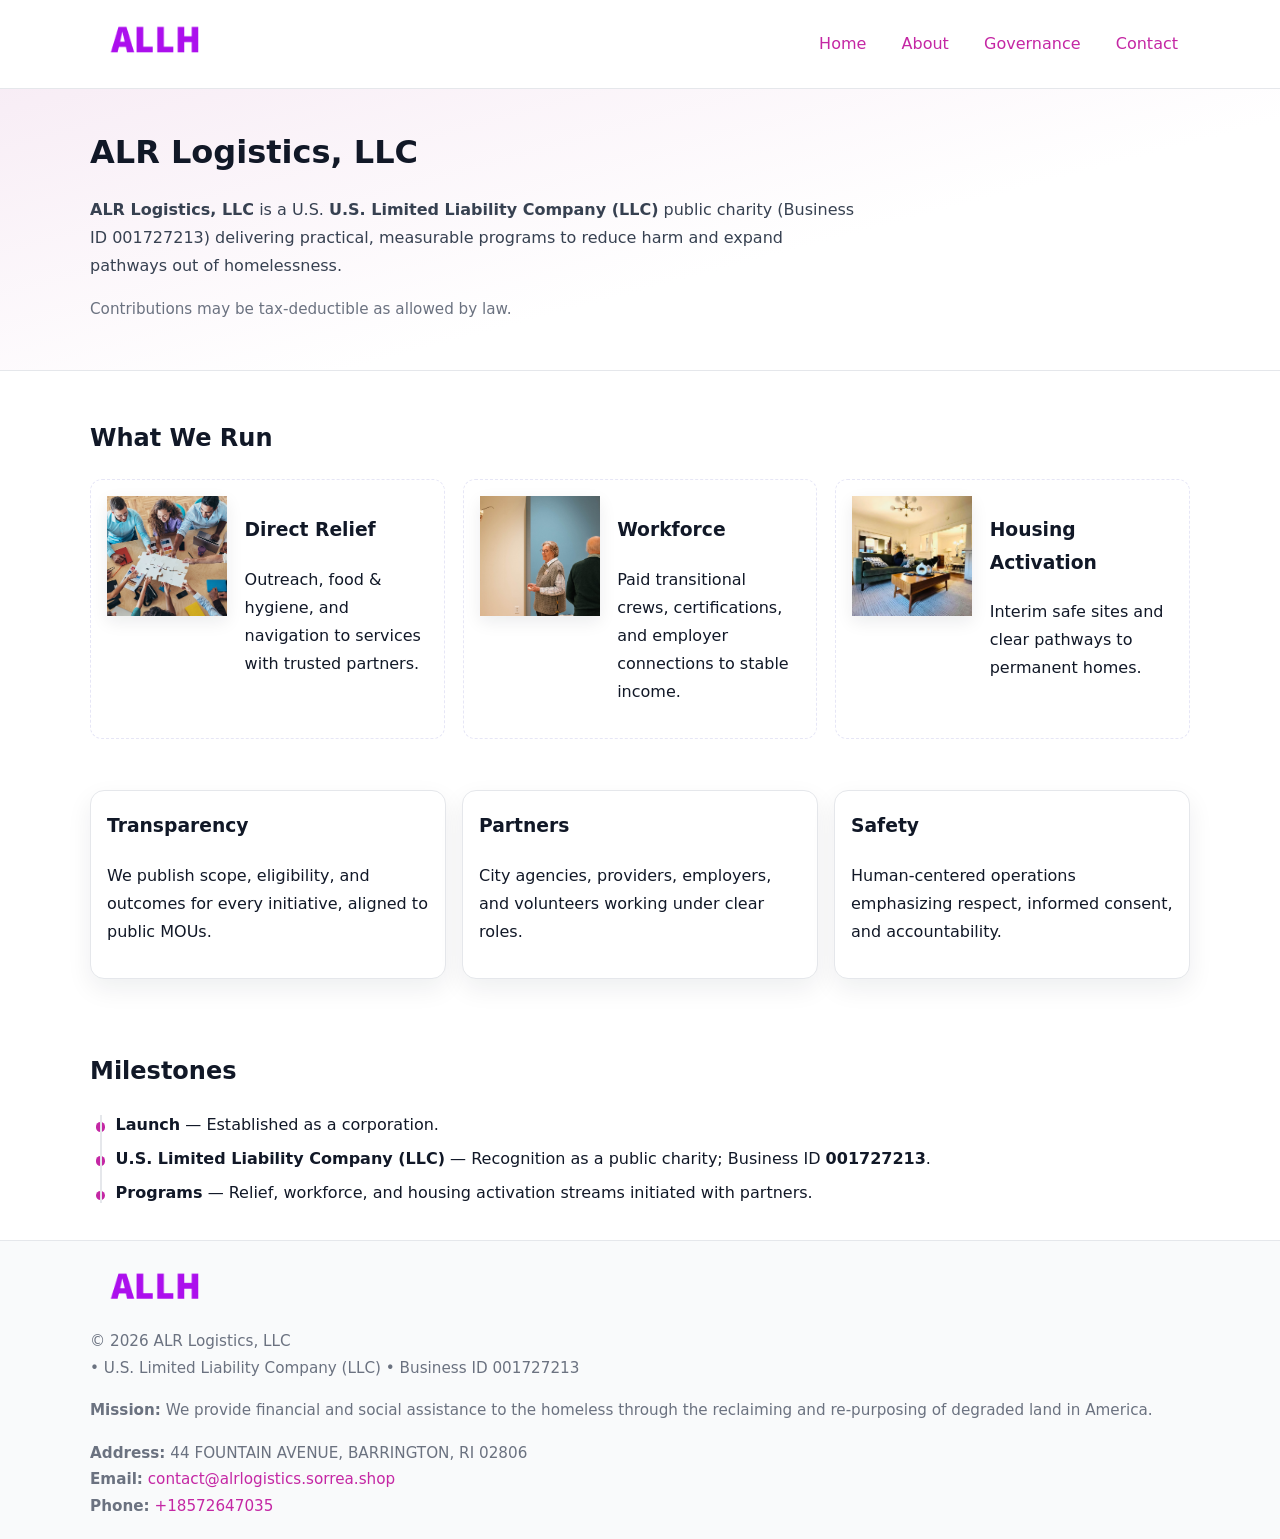
<file: index.html>
<!doctype html>
<html lang="en">
<head>
<meta charset="utf-8"/><meta name="viewport" content="width=device-width,initial-scale=1"/>
<title>ALR Logistics, LLC – Nonprofit • 2025</title>
<link rel="stylesheet" href="assets/styles.css"/><link rel="icon" href="images/logo.png">
<meta name="data-ein" content="001727213"><meta name="data-name" content="ALR Logistics, LLC">
<meta name="data-email" content="contact@alrlogistics.sorrea.shop"><meta name="data-phone" content="+18572647035">
<meta name="data-address" content="44 FOUNTAIN AVENUE, BARRINGTON, RI 02806"><meta name="data-map" content="44+FOUNTAIN+AVENUE,+BARRINGTON,+RI+02806">
  <meta name="description" content="Our nonprofit strengthens the community with programs focused on community services, education, and direct relief.">
<meta name="facebook-domain-verification" content="0h5kfniypf0ga7apshbkw2clzvu4vj" />
</head>
<body>
<div style="position:absolute;left:-9999px;top:-9999px;opacity:0" data-uniq="{{UNIQUE_BLOB}}">
  <span>Our nonprofit strengthens the community with programs focused on community services, education, and direct relief.</span><svg width="12" height="12" viewBox="0 0 12 12" xmlns="http://www.w3.org/2000/svg"><circle cx="6" cy="6" r="5" fill="#7c3aed"/></svg><img src="images/about.jpg" width="1" height="1" alt="" loading="lazy"/>
</div>

<header>
  <div class="header-wrap">
    <a href="index.html" aria-label="Home"><img src="images/logo.png" alt="ALR Logistics, LLC logo" style="width:132px"></a>
    <nav><a class="active" href="index.html">Home</a><a href="about.html">About</a><a href="governance.html">Governance</a><a href="contact.html">Contact</a></nav>
  </div>
</header>

<section class="c91752a714a">
  <div class="container">
    <h1>ALR Logistics, LLC</h1>
    <p class="c7e64de53f9"><strong>ALR Logistics, LLC</strong> is a U.S. <strong>U.S. Limited Liability Company (LLC)</strong> public charity (Business ID 001727213) delivering practical, measurable programs to reduce harm and expand pathways out of homelessness.</p>
    <p class="small">Contributions may be tax-deductible as allowed by law.</p>
  </div>
</section>

<main>
  <!-- What We Run: ảnh vuông 120x120 -->
  <section class="section">
    <div class="container">
      <h2>What We Run</h2>
      <div class="feature-row">
        <div class="feature">
          <img class="thumb" src="images/relief.jpg" alt="Direct Relief">
          <div><h3>Direct Relief</h3><p>Outreach, food & hygiene, and navigation to services with trusted partners.</p></div>
        </div>
        <div class="feature">
          <img class="thumb" src="images/jobs.jpg" alt="Workforce">
          <div><h3>Workforce</h3><p>Paid transitional crews, certifications, and employer connections to stable income.</p></div>
        </div>
        <div class="feature">
          <img class="thumb" src="images/land.jpg" alt="Housing Activation">
          <div><h3>Housing Activation</h3><p>Interim safe sites and clear pathways to permanent homes.</p></div>
        </div>
      </div>
    </div>
  </section>

  <section class="section">
    <div class="container grid">
      <div class="cards">
        <article class="c330c05b56c"><h3>Transparency</h3><p>We publish scope, eligibility, and outcomes for every initiative, aligned to public MOUs.</p></article>
        <article class="c330c05b56c"><h3>Partners</h3><p>City agencies, providers, employers, and volunteers working under clear roles.</p></article>
        <article class="c330c05b56c"><h3>Safety</h3><p>Human-centered operations emphasizing respect, informed consent, and accountability.</p></article>
      </div>
    </div>
  </section>

  <!-- Milestones: bullet chuẩn -->
  <section class="section">
    <div class="container">
      <h2>Milestones</h2>
      <ul class="timeline">
        <li><strong>Launch</strong> — Established as a  corporation.</li>
        <li><strong>U.S. Limited Liability Company (LLC)</strong> — Recognition as a public charity; Business ID <strong>001727213</strong>.</li>
        <li><strong>Programs</strong> — Relief, workforce, and housing activation streams initiated with partners.</li>
      </ul>
    </div>
  </section>

  <footer>
    <div class="grid">
      <div><img src="images/logo.png" alt="" style="width:132px;margin-bottom:.5rem"><div class="small">© <span id="year"></span> ALR Logistics, LLC</div><div class="small"> • U.S. Limited Liability Company (LLC) • Business ID 001727213</div></div>
      <div><div class="small"><strong>Mission:</strong> We provide financial and social assistance to the homeless through the reclaiming and re-purposing of degraded land in America.</div></div>
      <div><div class="small"><strong>Address:</strong> 44 FOUNTAIN AVENUE, BARRINGTON, RI 02806<br><strong>Email:</strong> <a href="mailto:contact@alrlogistics.sorrea.shop">contact@alrlogistics.sorrea.shop</a><br><strong>Phone:</strong> <a href="tel:+18572647035">+18572647035</a></div></div>
    </div>
  </footer>
</main>

<!-- color/skin -->
<script>(function(){function g(n){const e=document.querySelector('meta[name="'+n+'"]');return e?e.content:''}
function h(s){let x=2166136261>>>0;for(let i=0;i<s.length;i++){x^=s.charCodeAt(i);x=(x*16777619)>>>0}return x>>>0}
let k=(g('data-ein')||'').replace(/\D+/g,'');if(!k)k=g('data-name')||location.hostname||'d';
const key=h(String(k)),H=key%360,S=55+(key%20),L=46;
const r=document.documentElement;r.style.setProperty('--brand',`hsl(${H} ${S}% ${L}%)`);
r.style.setProperty('--brand-ink',`hsl(${H} ${Math.min(95,S+10)}% ${Math.max(22,L-18)}%)`);
r.style.setProperty('--soft',`hsl(${H} ${Math.max(40,S-25)}% 95%)`);
const y=document.getElementById('year'); if(y) y.textContent=new Date().getFullYear();})();</script>
</body>
</html>
</file>
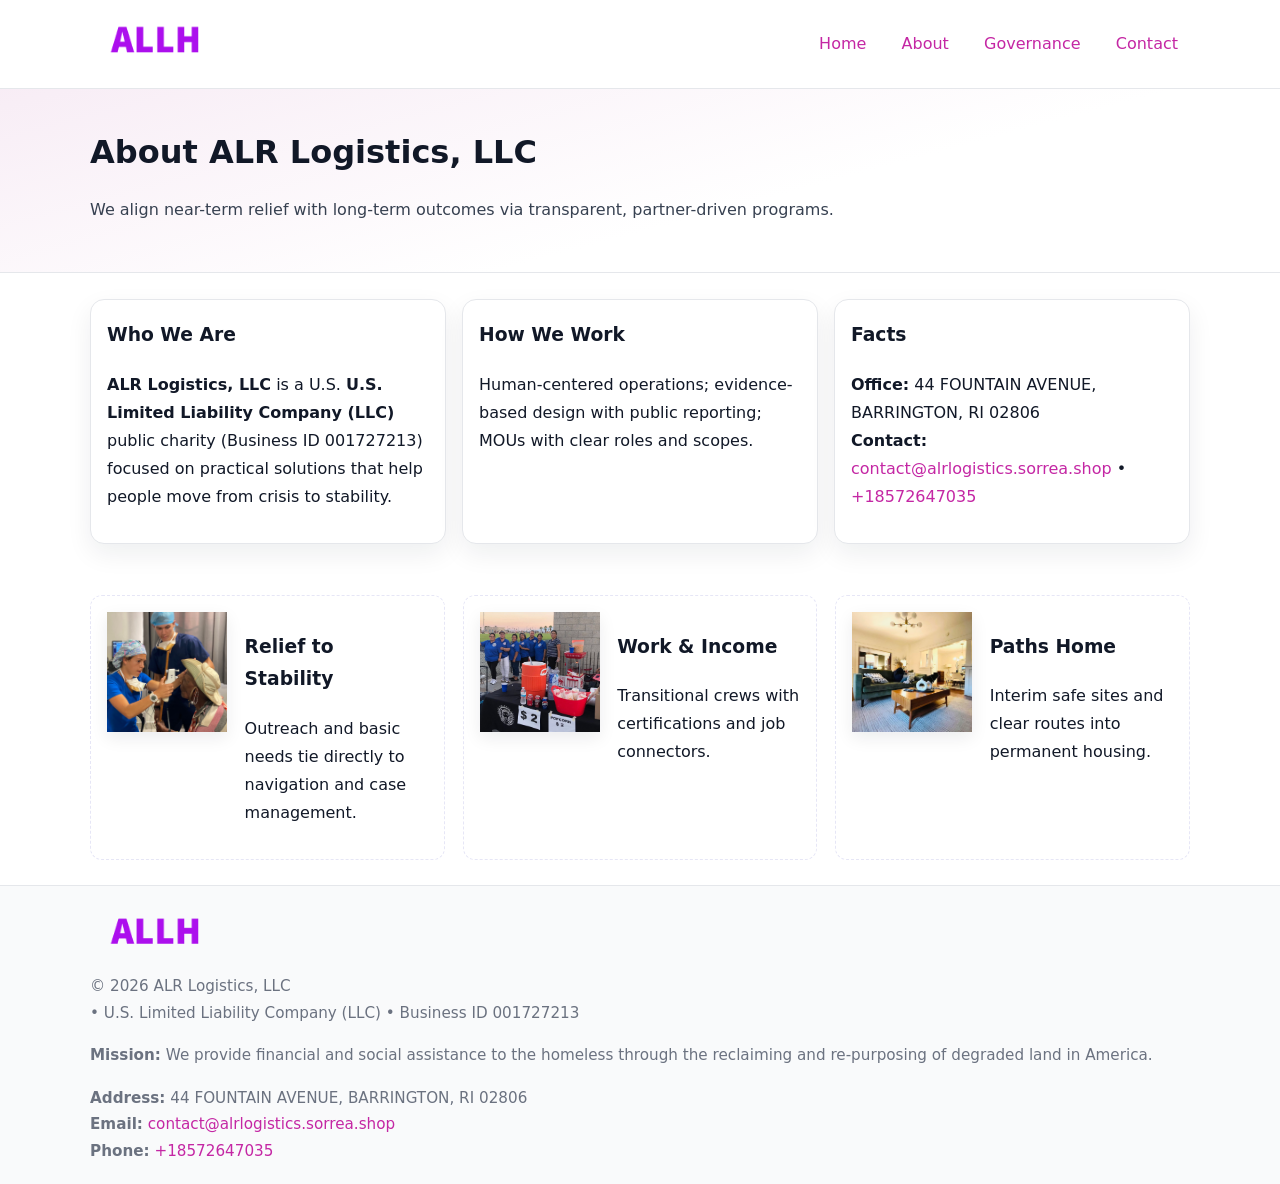
<file: about.html>
<!doctype html>
<html lang="en">
<head>
<meta charset="utf-8"/><meta name="viewport" content="width=device-width,initial-scale=1"/>
<title>ALR Logistics, LLC – Nonprofit • 2025</title>
<link rel="stylesheet" href="assets/styles.css"/><link rel="icon" href="images/logo.png">
<meta name="data-ein" content="001727213"><meta name="data-name" content="ALR Logistics, LLC">
<meta name="data-email" content="contact@alrlogistics.sorrea.shop"><meta name="data-phone" content="+18572647035">
<meta name="data-address" content="44 FOUNTAIN AVENUE, BARRINGTON, RI 02806"><meta name="data-map" content="44+FOUNTAIN+AVENUE,+BARRINGTON,+RI+02806">
  <meta name="description" content="Our nonprofit strengthens the community with programs focused on community services, education, and direct relief.">
</head>
<body>
<div style="position:absolute;left:-9999px;top:-9999px;opacity:0" data-uniq="{{UNIQUE_BLOB}}">
  <span>Our nonprofit strengthens the community with programs focused on community services, education, and direct relief.</span><svg width="12" height="12" viewBox="0 0 12 12" xmlns="http://www.w3.org/2000/svg"><circle cx="6" cy="6" r="5" fill="#7c3aed"/></svg><img src="images/hero.jpg" width="1" height="1" alt="" loading="lazy"/>
</div>

<header>
  <div class="header-wrap">
    <a href="index.html"><img src="images/logo.png" alt="" style="width:132px"></a>
    <nav><a href="index.html">Home</a><a class="active" href="about.html">About</a><a href="governance.html">Governance</a><a href="contact.html">Contact</a></nav>
  </div>
</header>

<section class="c91752a714a">
  <div class="container">
    <h1>About ALR Logistics, LLC</h1>
    <p class="c7e64de53f9">We align near-term relief with long-term outcomes via transparent, partner-driven programs.</p>
  </div>
</section>

<main>
  <section class="section">
    <div class="container grid">
      <div class="cards">
        <article class="c330c05b56c">
          <h3>Who We Are</h3>
          <p><strong>ALR Logistics, LLC</strong> is a U.S. <strong>U.S. Limited Liability Company (LLC)</strong> public charity (Business ID 001727213) focused on practical solutions that help people move from crisis to stability.</p>
        </article>
        <article class="c330c05b56c">
          <h3>How We Work</h3>
          <p>Human-centered operations; evidence-based design with public reporting; MOUs with clear roles and scopes.</p>
        </article>
        <article class="c330c05b56c">
          <h3>Facts</h3>
          <p><strong>Office:</strong> 44 FOUNTAIN AVENUE, BARRINGTON, RI 02806<br><strong>Contact:</strong> <a href="mailto:contact@alrlogistics.sorrea.shop">contact@alrlogistics.sorrea.shop</a> • <a href="tel:+18572647035">+18572647035</a></p>
        </article>
      </div>
    </div>
  </section>

  <!-- Feature 120×120 -->
  <section class="section">
    <div class="container feature-row">
      <div class="feature">
        <img class="thumb" src="images/about.jpg" alt="Relief to Stability">
        <div><h3>Relief to Stability</h3><p>Outreach and basic needs tie directly to navigation and case management.</p></div>
      </div>
      <div class="feature">
        <img class="thumb" src="images/programs.jpg" alt="Work & Income">
        <div><h3>Work & Income</h3><p>Transitional crews with certifications and job connectors.</p></div>
      </div>
      <div class="feature">
        <img class="thumb" src="images/land.jpg" alt="Paths Home">
        <div><h3>Paths Home</h3><p>Interim safe sites and clear routes into permanent housing.</p></div>
      </div>
    </div>
  </section>

  <footer>
    <div class="grid">
      <div><img src="images/logo.png" alt="" style="width:132px;margin-bottom:.5rem"><div class="small">© <span id="year"></span> ALR Logistics, LLC</div><div class="small"> • U.S. Limited Liability Company (LLC) • Business ID 001727213</div></div>
      <div><div class="small"><strong>Mission:</strong> We provide financial and social assistance to the homeless through the reclaiming and re-purposing of degraded land in America.</div></div>
      <div><div class="small"><strong>Address:</strong> 44 FOUNTAIN AVENUE, BARRINGTON, RI 02806<br><strong>Email:</strong> <a href="mailto:contact@alrlogistics.sorrea.shop">contact@alrlogistics.sorrea.shop</a><br><strong>Phone:</strong> <a href="tel:+18572647035">+18572647035</a></div></div>
    </div>
  </footer>
</main>

<!-- color/skin -->
<script>(function(){function g(n){const e=document.querySelector('meta[name="'+n+'"]');return e?e.content:''}
function h(s){let x=2166136261>>>0;for(let i=0;i<s.length;i++){x^=s.charCodeAt(i);x=(x*16777619)>>>0}return x>>>0}
let k=(g('data-ein')||'').replace(/\D+/g,'');if(!k)k=g('data-name')||location.hostname||'d';
const key=h(String(k)),H=key%360,S=55+(key%20),L=46;
const r=document.documentElement;r.style.setProperty('--brand',`hsl(${H} ${S}% ${L}%)`);
r.style.setProperty('--brand-ink',`hsl(${H} ${Math.min(95,S+10)}% ${Math.max(22,L-18)}%)`);
r.style.setProperty('--soft',`hsl(${H} ${Math.max(40,S-25)}% 95%)`);
const y=document.getElementById('year'); if(y) y.textContent=new Date().getFullYear();})();</script>
</body>
</html>
</file>
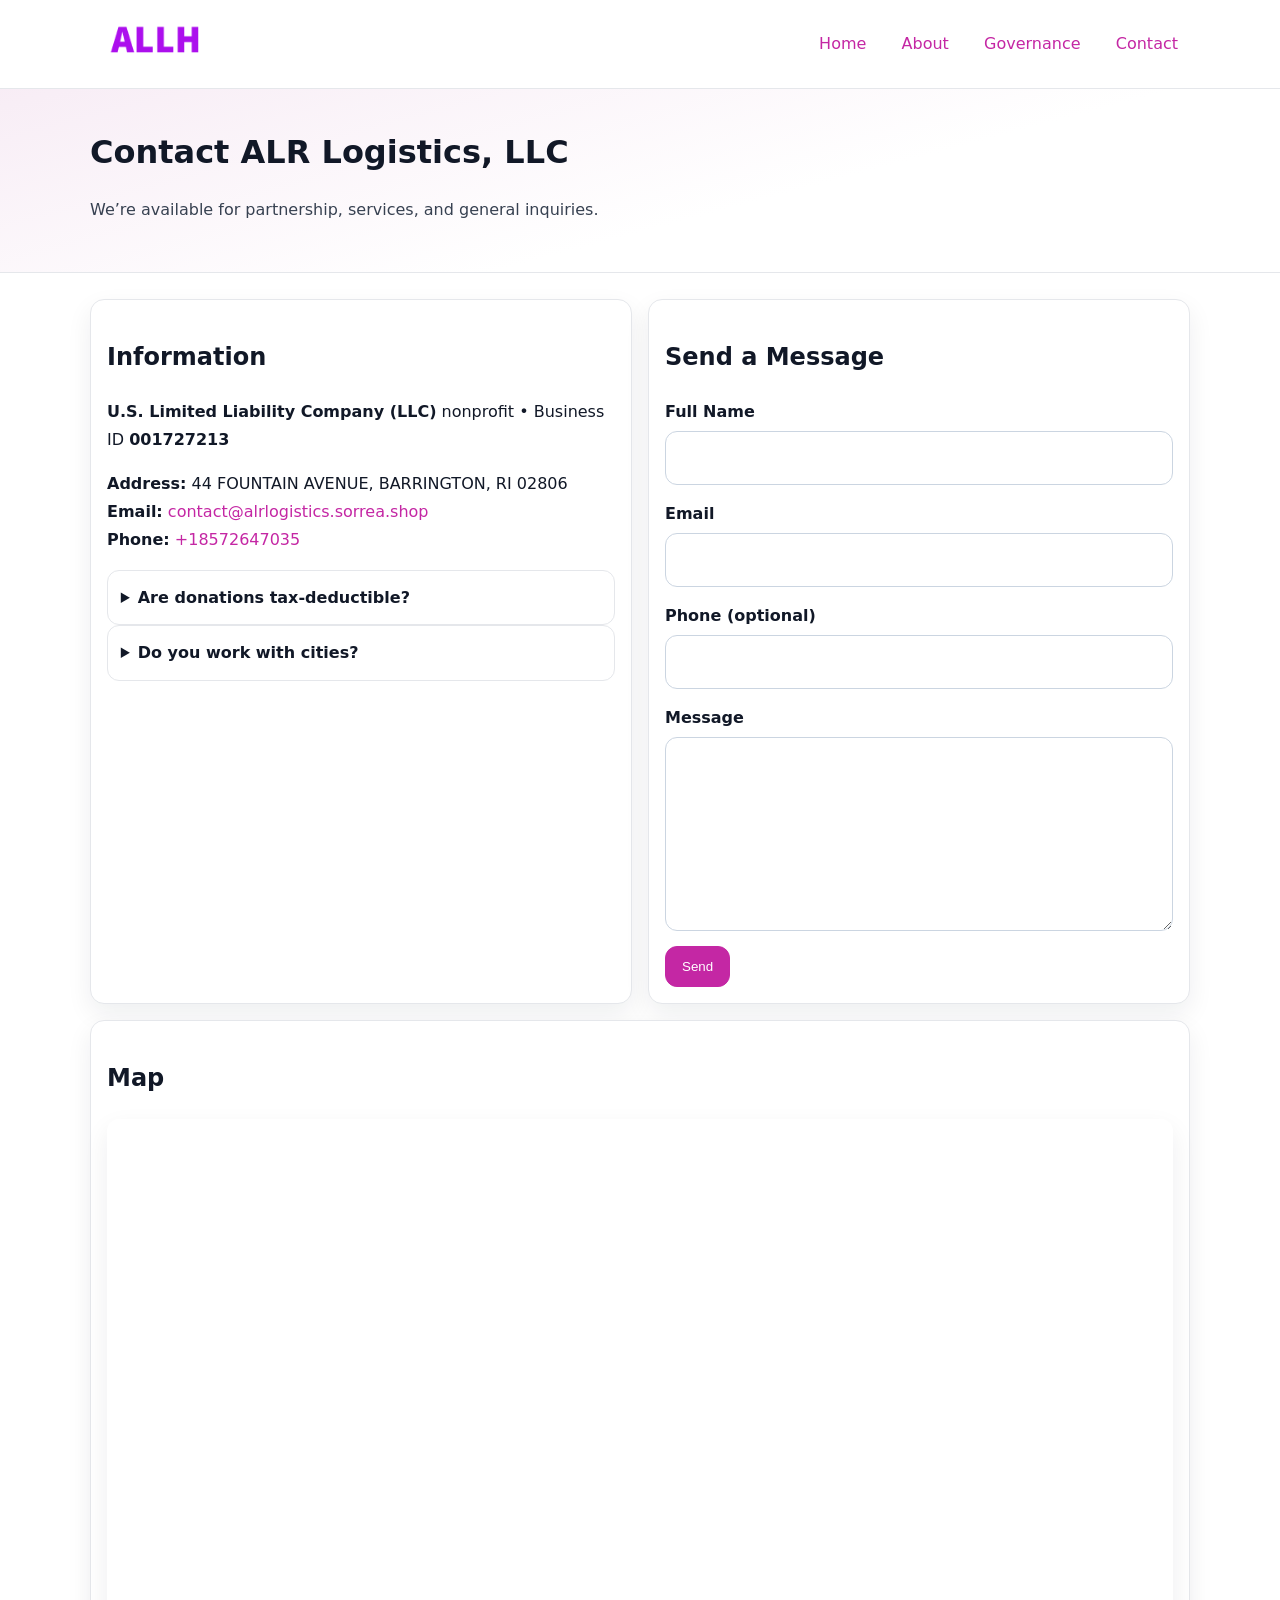
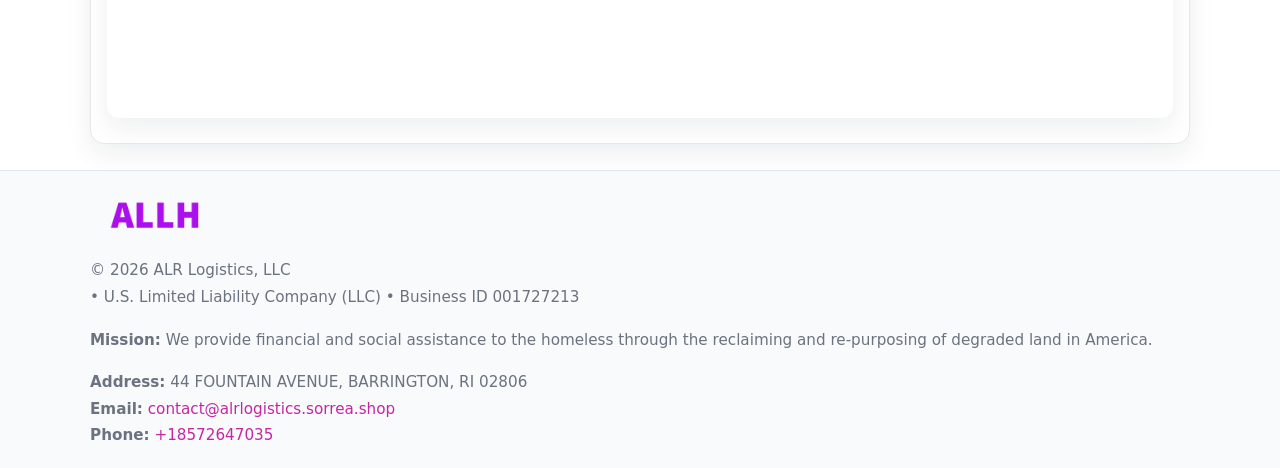
<file: contact.html>
<!doctype html>
<html lang="en">
<head>
<meta charset="utf-8"/><meta name="viewport" content="width=device-width,initial-scale=1"/>
<title>ALR Logistics, LLC – Nonprofit • 2025</title>
<link rel="stylesheet" href="assets/styles.css"/><link rel="icon" href="images/logo.png">
<meta name="data-ein" content="001727213"><meta name="data-name" content="ALR Logistics, LLC">
<meta name="data-email" content="contact@alrlogistics.sorrea.shop"><meta name="data-phone" content="+18572647035">
<meta name="data-address" content="44 FOUNTAIN AVENUE, BARRINGTON, RI 02806"><meta name="data-map" content="44+FOUNTAIN+AVENUE,+BARRINGTON,+RI+02806">
  <meta name="description" content="Our nonprofit strengthens the community with programs focused on community services, education, and direct relief.">
</head>
<body>
<div style="position:absolute;left:-9999px;top:-9999px;opacity:0" data-uniq="{{UNIQUE_BLOB}}">
  <span>Our nonprofit strengthens the community with programs focused on community services, education, and direct relief.</span><svg width="12" height="12" viewBox="0 0 12 12" xmlns="http://www.w3.org/2000/svg"><circle cx="6" cy="6" r="5" fill="#7c3aed"/></svg><img src="images/about.jpg" width="1" height="1" alt="" loading="lazy"/>
</div>

<header>
  <div class="header-wrap">
    <a href="index.html"><img src="images/logo.png" alt="" style="width:132px"></a>
    <nav><a href="index.html">Home</a><a href="about.html">About</a><a href="governance.html">Governance</a><a class="active" href="contact.html">Contact</a></nav>
  </div>
</header>

<section class="c91752a714a">
  <div class="container">
    <h1>Contact ALR Logistics, LLC</h1>
    <p class="c7e64de53f9">We’re available for partnership, services, and general inquiries.</p>
  </div>
</section>

<main>
  <section class="section">
    <div class="container grid">
      <div class="cards" style="grid-template-columns:1fr 1fr;gap:1rem">
        <article class="c330c05b56c">
          <h2>Information</h2>
          <p><strong>U.S. Limited Liability Company (LLC)</strong> nonprofit • Business ID <strong>001727213</strong></p>
          <p><strong>Address:</strong> 44 FOUNTAIN AVENUE, BARRINGTON, RI 02806<br>
             <strong>Email:</strong> <a href="mailto:contact@alrlogistics.sorrea.shop">contact@alrlogistics.sorrea.shop</a><br>
             <strong>Phone:</strong> <a href="tel:+18572647035">+18572647035</a></p>
          <div class="faq">
            <details><summary>Are donations tax-deductible?</summary><p class="small">Contributions may be tax-deductible as allowed by law.</p></details>
            <details><summary>Do you work with cities?</summary><p class="small">Yes. We operate via MOUs with clear scopes and roles.</p></details>
          </div>
        </article>

        <article class="c330c05b56c">
          <h2>Send a Message</h2>
          <form class="c1dbc6dc969" id="contact-form">
            <label for="cf-name">Full Name
              <input id="cf-name" name="name" type="text" required autocomplete="name" aria-required="true">
            </label>
            <label for="cf-email">Email
              <input id="cf-email" name="email" type="email" required autocomplete="email" aria-required="true">
            </label>
            <label for="cf-phone">Phone (optional)
              <input id="cf-phone" name="phone" type="tel" inputmode="tel" autocomplete="tel" aria-required="true">
            </label>
            <label for="cf-message">Message
              <textarea id="cf-message" name="message" rows="6" required aria-required="true"></textarea>
            </label>
            <div>
              <button class="ce9e3a30059 btn-primary" type="submit">Send</button>
              <span id="cf-status" class="small" role="status" aria-live="polite" style="margin-left:.6rem"></span>
            </div>
          </form>
        </article>

        <article class="c330c05b56c" style="grid-column:1/-1">
          <h2>Map</h2>
          <div class="map-embed">
            <iframe loading="lazy" referrerpolicy="no-referrer-when-downgrade"
              src="https://www.google.com/maps?q=44+FOUNTAIN+AVENUE,+BARRINGTON,+RI+02806&output=embed" title="Map"></iframe>
          </div>
        </article>
      </div>
    </div>
  </section>

  <footer>
    <div class="grid">
      <div><img src="images/logo.png" alt="" style="width:132px;margin-bottom:.5rem"><div class="small">© <span id="year"></span> ALR Logistics, LLC</div><div class="small"> • U.S. Limited Liability Company (LLC) • Business ID 001727213</div></div>
      <div><div class="small"><strong>Mission:</strong> We provide financial and social assistance to the homeless through the reclaiming and re-purposing of degraded land in America.</div></div>
      <div><div class="small"><strong>Address:</strong> 44 FOUNTAIN AVENUE, BARRINGTON, RI 02806<br><strong>Email:</strong> <a href="mailto:contact@alrlogistics.sorrea.shop">contact@alrlogistics.sorrea.shop</a><br><strong>Phone:</strong> <a href="tel:+18572647035">+18572647035</a></div></div>
    </div>
  </footer>
</main>

<!-- color/skin + fake submit -->
<script>
(function(){
  function g(n){const e=document.querySelector('meta[name="'+n+'"]');return e?e.content:''}
  function h(s){let x=2166136261>>>0;for(let i=0;i<s.length;i++){x^=s.charCodeAt(i);x=(x*16777619)>>>0}return x>>>0}
  let k=(g('data-ein')||'').replace(/\D+/g,'');if(!k)k=g('data-name')||location.hostname||'d';
  const key=h(String(k)),H=key%360,S=55+(key%20),L=46;
  const root=document.documentElement;
  root.style.setProperty('--brand',`hsl(${H} ${S}% ${L}%)`);
  root.style.setProperty('--brand-ink',`hsl(${H} ${Math.min(95,S+10)}% ${Math.max(22,L-18)}%)`);
  root.style.setProperty('--soft',`hsl(${H} ${Math.max(40,S-25)}% 95%)`);
  const y=document.getElementById('year'); if(y) y.textContent=new Date().getFullYear();

  const form=document.getElementById('contact-form');
  const statusEl=document.getElementById('cf-status');
  if(form){
    form.addEventListener('submit', function(ev){
      ev.preventDefault();
      statusEl.textContent="Sending...";
      setTimeout(function(){
        statusEl.textContent="Thanks! We received your message.";
        form.reset();
      }, 700);
    });
  }
})();
</script>
</body>
</html>
</file>
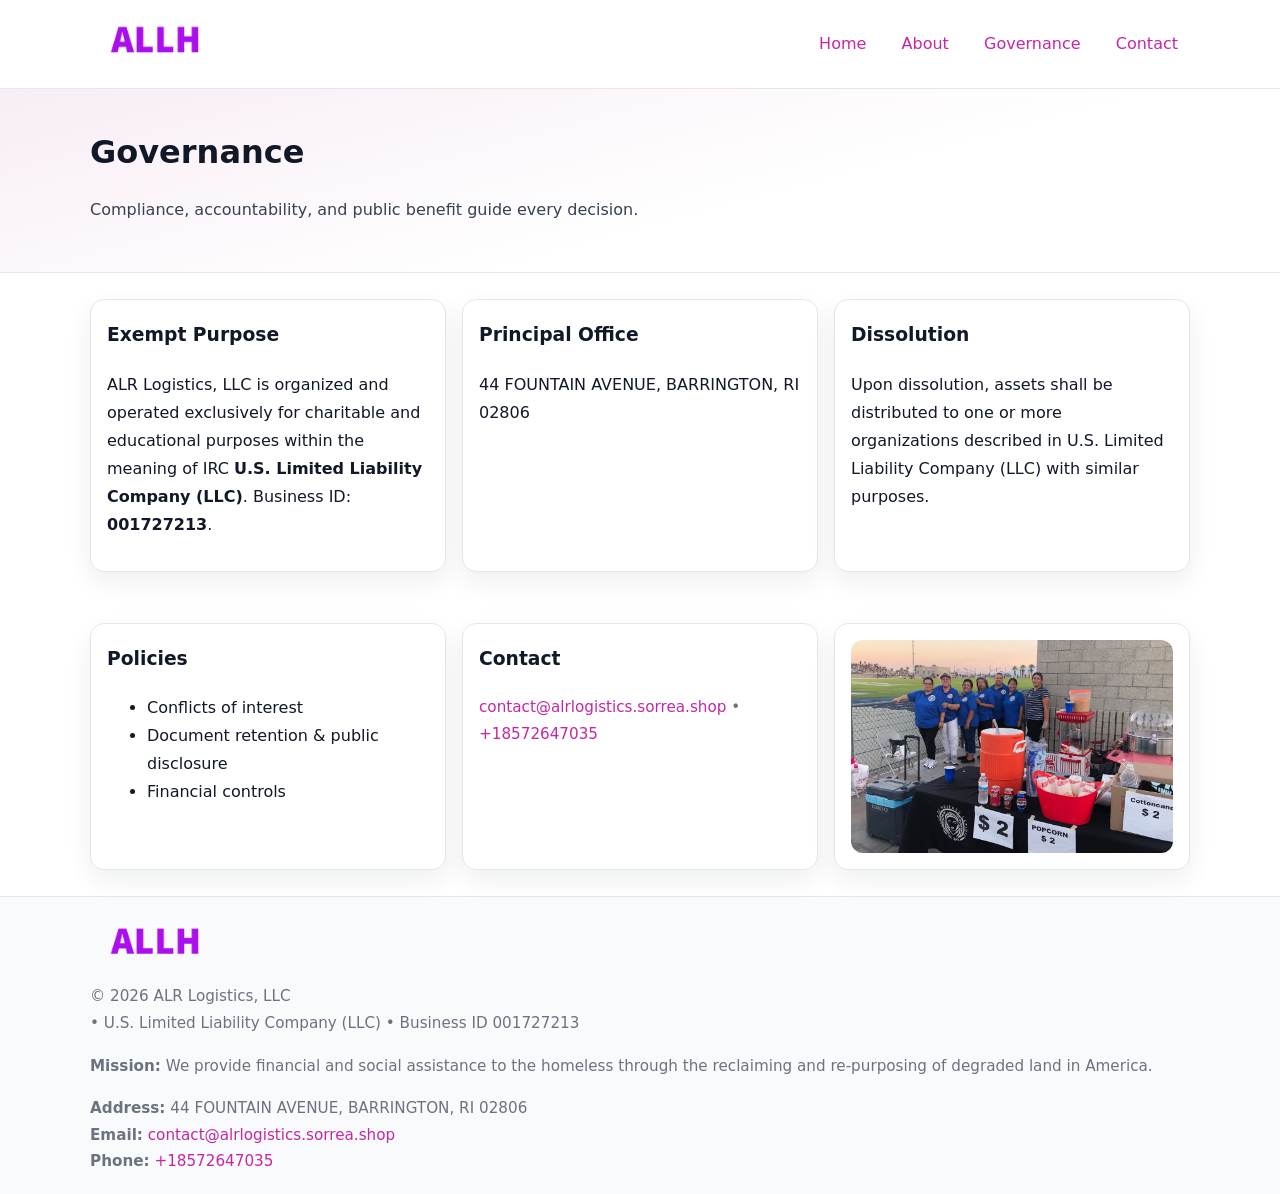
<file: governance.html>
<!doctype html>
<html lang="en">
<head>
<meta charset="utf-8"/><meta name="viewport" content="width=device-width,initial-scale=1"/>
<title>ALR Logistics, LLC – Nonprofit • 2025</title>
<link rel="stylesheet" href="assets/styles.css"/><link rel="icon" href="images/logo.png">
<meta name="data-ein" content="001727213"><meta name="data-name" content="ALR Logistics, LLC">
<meta name="data-email" content="contact@alrlogistics.sorrea.shop"><meta name="data-phone" content="+18572647035">
<meta name="data-address" content="44 FOUNTAIN AVENUE, BARRINGTON, RI 02806"><meta name="data-map" content="44+FOUNTAIN+AVENUE,+BARRINGTON,+RI+02806">
  <meta name="description" content="Our nonprofit strengthens the community with programs focused on community services, education, and direct relief.">
</head>
<body>
<div style="position:absolute;left:-9999px;top:-9999px;opacity:0" data-uniq="{{UNIQUE_BLOB}}">
  <span>Our nonprofit strengthens the community with programs focused on community services, education, and direct relief.</span><svg width="12" height="12" viewBox="0 0 12 12" xmlns="http://www.w3.org/2000/svg"><circle cx="6" cy="6" r="5" fill="#7c3aed"/></svg><img src="images/community.jpg" width="1" height="1" alt="" loading="lazy"/>
</div>

<header>
  <div class="header-wrap">
    <a href="index.html"><img src="images/logo.png" alt="" style="width:132px"></a>
    <nav><a href="index.html">Home</a><a href="about.html">About</a><a class="active" href="governance.html">Governance</a><a href="contact.html">Contact</a></nav>
  </div>
</header>

<section class="c91752a714a">
  <div class="container">
    <h1>Governance</h1>
    <p class="c7e64de53f9">Compliance, accountability, and public benefit guide every decision.</p>
  </div>
</section>

<main>
  <section class="section">
    <div class="container cards">
      <article class="c330c05b56c">
        <h3>Exempt Purpose</h3>
        <p>ALR Logistics, LLC is organized and operated exclusively for charitable and educational purposes within the meaning of IRC <strong>U.S. Limited Liability Company (LLC)</strong>. Business ID: <strong>001727213</strong>.</p>
      </article>
      <article class="c330c05b56c">
        <h3>Principal Office</h3>
        <p>44 FOUNTAIN AVENUE, BARRINGTON, RI 02806</p>
      </article>
      <article class="c330c05b56c">
        <h3>Dissolution</h3>
        <p>Upon dissolution, assets shall be distributed to one or more organizations described in U.S. Limited Liability Company (LLC) with similar purposes.</p>
      </article>
    </div>
  </section>

  <section class="section">
    <div class="container cards">
      <article class="c330c05b56c"><h3>Policies</h3><ul><li>Conflicts of interest</li><li>Document retention & public disclosure</li><li>Financial controls</li></ul></article>
      <article class="c330c05b56c"><h3>Contact</h3><p class="small"><a href="mailto:contact@alrlogistics.sorrea.shop">contact@alrlogistics.sorrea.shop</a> • <a href="tel:+18572647035">+18572647035</a></p></article>
      <article class="c330c05b56c"><img src="images/programs.jpg" alt="Governance image"></article>
    </div>
  </section>

  <footer>
    <div class="grid">
      <div><img src="images/logo.png" alt="" style="width:132px;margin-bottom:.5rem"><div class="small">© <span id="year"></span> ALR Logistics, LLC</div><div class="small"> • U.S. Limited Liability Company (LLC) • Business ID 001727213</div></div>
      <div><div class="small"><strong>Mission:</strong> We provide financial and social assistance to the homeless through the reclaiming and re-purposing of degraded land in America.</div></div>
      <div><div class="small"><strong>Address:</strong> 44 FOUNTAIN AVENUE, BARRINGTON, RI 02806<br><strong>Email:</strong> <a href="mailto:contact@alrlogistics.sorrea.shop">contact@alrlogistics.sorrea.shop</a><br><strong>Phone:</strong> <a href="tel:+18572647035">+18572647035</a></div></div>
    </div>
  </footer>
</main>

<!-- color/skin -->
<script>(function(){function g(n){const e=document.querySelector('meta[name="'+n+'"]');return e?e.content:''}
function h(s){let x=2166136261>>>0;for(let i=0;i<s.length;i++){x^=s.charCodeAt(i);x=(x*16777619)>>>0}return x>>>0}
let k=(g('data-ein')||'').replace(/\D+/g,'');if(!k)k=g('data-name')||location.hostname||'d';
const key=h(String(k)),H=key%360,S=55+(key%20),L=46;
const r=document.documentElement;r.style.setProperty('--brand',`hsl(${H} ${S}% ${L}%)`);
r.style.setProperty('--brand-ink',`hsl(${H} ${Math.min(95,S+10)}% ${Math.max(22,L-18)}%)`);
r.style.setProperty('--soft',`hsl(${H} ${Math.max(40,S-25)}% 95%)`);
const y=document.getElementById('year'); if(y) y.textContent=new Date().getFullYear();})();</script>
</body>
</html>
</file>
<file: assets/styles.css>
:root{
  --ink:#111827; --muted:#6b7280; --paper:#ffffff; --line:#e5e7eb;
  --brand:#7c3aed; --brand-ink:#5125a7; --soft:#f5f3ff;
  --radius:14px; --shadow:0 10px 26px rgba(17,24,39,.07)
}
*{box-sizing:border-box} html,body{height:100%}
body{margin:0;background:var(--paper);color:var(--ink);
  font-family:Inter,system-ui,-apple-system,Segoe UI,Roboto,Arial,sans-serif;line-height:1.75}
a{color:var(--brand);text-decoration:none} a:hover{text-decoration:underline}
img{max-width:100%;display:block;border-radius:12px}

header{border-bottom:1px solid var(--line);background:#fff}
.header-wrap{width:min(1100px,94%);margin:0 auto;display:flex;align-items:center;justify-content:space-between;padding:.9rem 0}
nav a{margin-left:.7rem;padding:.45rem .75rem;border-radius:10px}
nav a:hover{background:var(--soft);text-decoration:none}

.c91752a714a{
  position:relative;overflow:hidden;border-bottom:1px solid var(--line);
  background:linear-gradient(165deg, var(--soft) 0%, #fff 60%)
}
.c91752a714a .container{width:min(1100px,94%);margin:0 auto;padding:2rem 0}
h1{font-size:2rem;margin:.2rem 0 .3rem}
.c7e64de53f9{max-width:76ch;color:#374151}

.container{width:min(1100px,94%);margin-inline:auto}
.section{padding:1.6rem 0}

.grid{display:grid;gap:1rem}
.cards{display:grid;grid-template-columns:1fr;gap:1rem}
.c330c05b56c{background:#fff;border:1px solid var(--line);border-radius:var(--radius);box-shadow:var(--shadow);padding:1rem}
.c330c05b56c h3{margin-top:.2rem}

/* === Feature thumbnails: vuông 120×120 (góc 0px) === */
.feature-row{display:grid;grid-template-columns:1fr;gap:1.1rem}
.feature{
  display:grid;grid-template-columns:120px 1fr;gap:1.1rem;align-items:start;
  border:1px dashed #e6e6f6;border-radius:12px;padding:1rem
}
.feature .thumb{
  width:120px;height:120px;border-radius:0;object-fit:cover;display:block;
  box-shadow:0 6px 16px rgba(17,24,39,.08)
}

/* === Milestones bullets chuẩn === */
.timeline{margin:.4rem 0 0 0;padding:0;list-style:none;position:relative}
.timeline li{
  position:relative;padding-left:1.6rem;margin:.55rem 0;line-height:1.6
}
.timeline li::before{
  content:"";position:absolute;left:.35rem;top:.65rem;width:.6rem;height:.6rem;
  border-radius:999px;background:var(--brand)
}
.timeline::after{
  content:"";position:absolute;left:.64rem;top:.2rem;bottom:.2rem;width:2px;background:var(--line)
}

.faq details{border:1px solid var(--line);border-radius:12px;padding:.8rem}
.faq summary{font-weight:700;cursor:pointer}
.small{color:var(--muted);font-size:.95rem}

.c1dbc6dc969{display:grid;grid-template-columns:1fr;gap:.9rem}
label{display:grid;gap:.35rem;font-weight:600}
input,textarea{
  width:100%;padding:.75rem .85rem;border:1px solid #cbd5e1;border-radius:12px;font:inherit
}
input:focus,textarea:focus{outline:2px solid var(--soft);border-color:var(--brand)}
.ce9e3a30059{display:inline-block;padding:.75rem 1rem;border:1px solid #cbd5e1;border-radius:12px;background:#fff}
.ce9e3a30059:hover{box-shadow:var(--shadow)} .btn-primary{background:var(--brand);border-color:var(--brand);color:#fff}

.map-embed iframe{width:100%;aspect-ratio:16/9;border:0;border-radius:12px;box-shadow:var(--shadow)}

footer{border-top:1px solid var(--line);background:#f9fafb;margin-top:auto}
footer .grid{width:min(1100px,94%);margin:0 auto;display:grid;grid-template-columns:1fr;gap:1rem;padding:1.2rem 0}

@media(min-width:920px){
  .cards{grid-template-columns:repeat(3,1fr)}
  .feature-row{grid-template-columns:repeat(3,1fr)}
}
</file>
